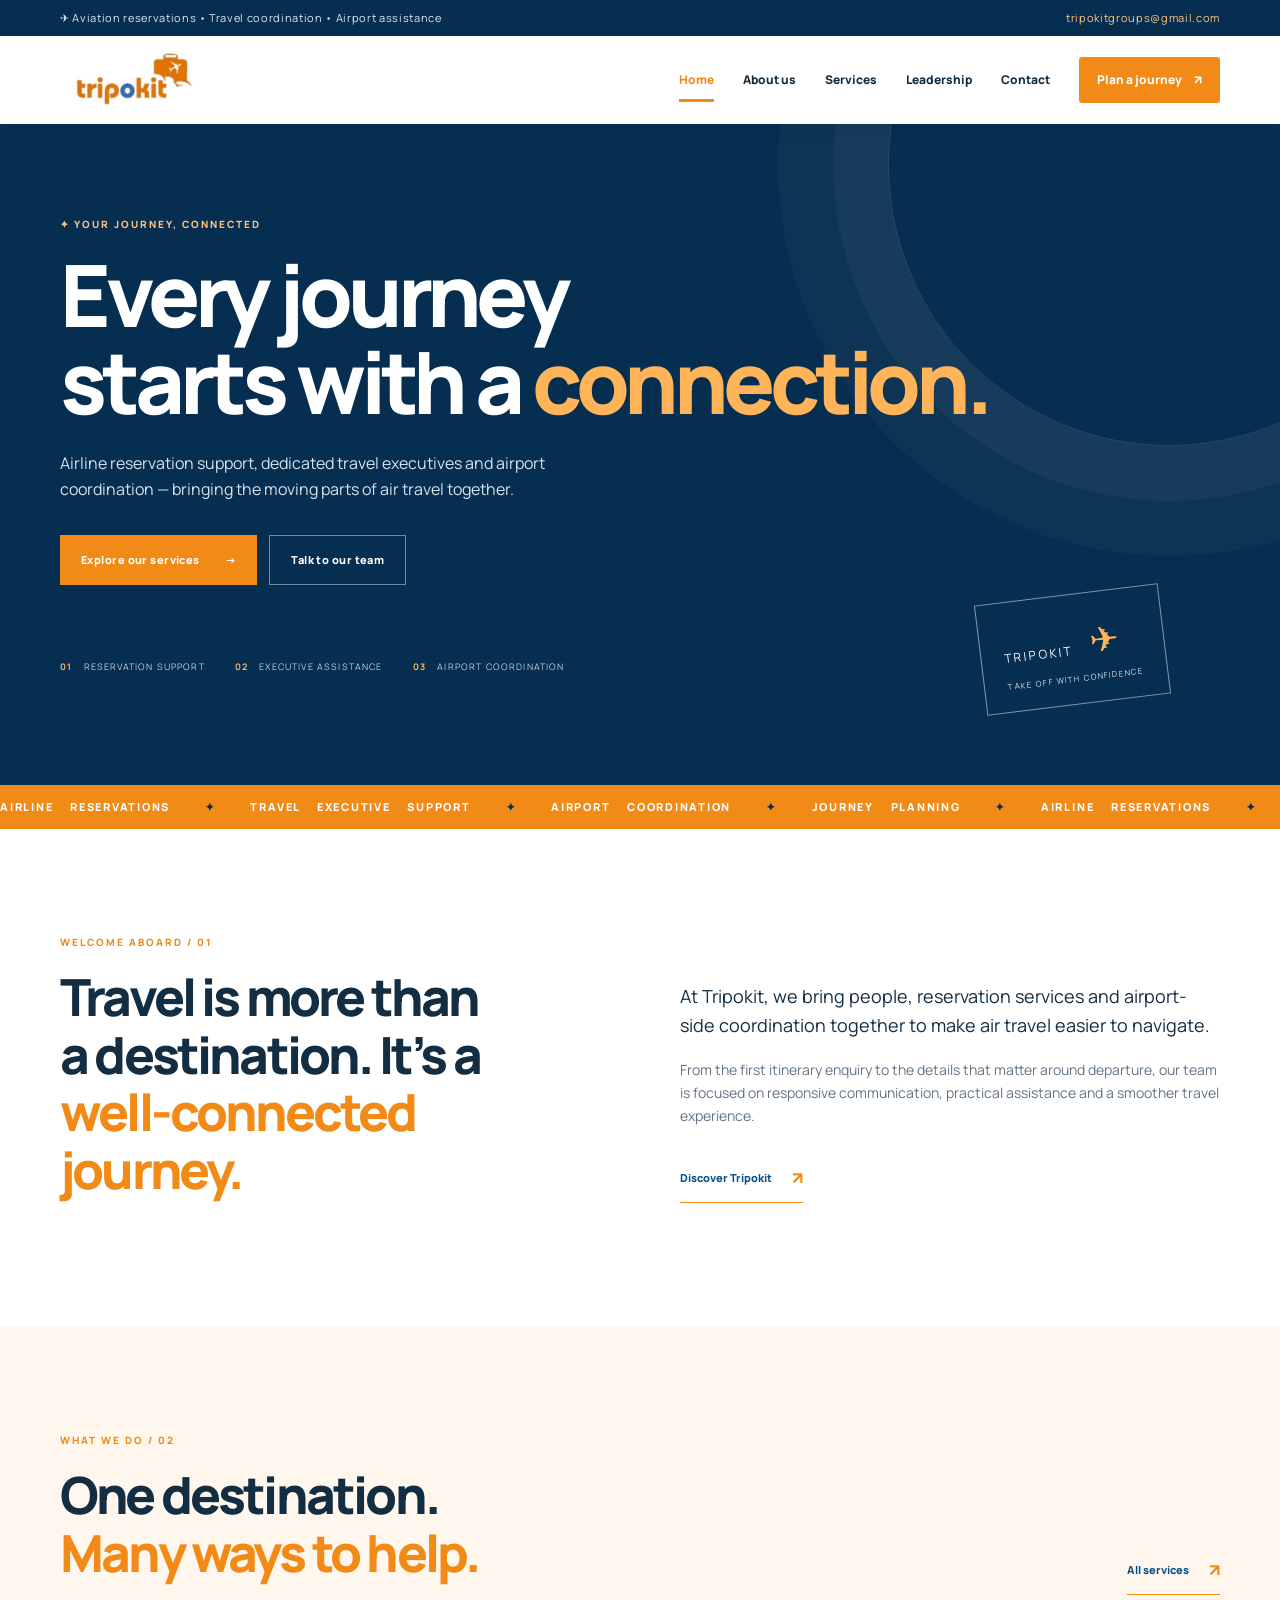
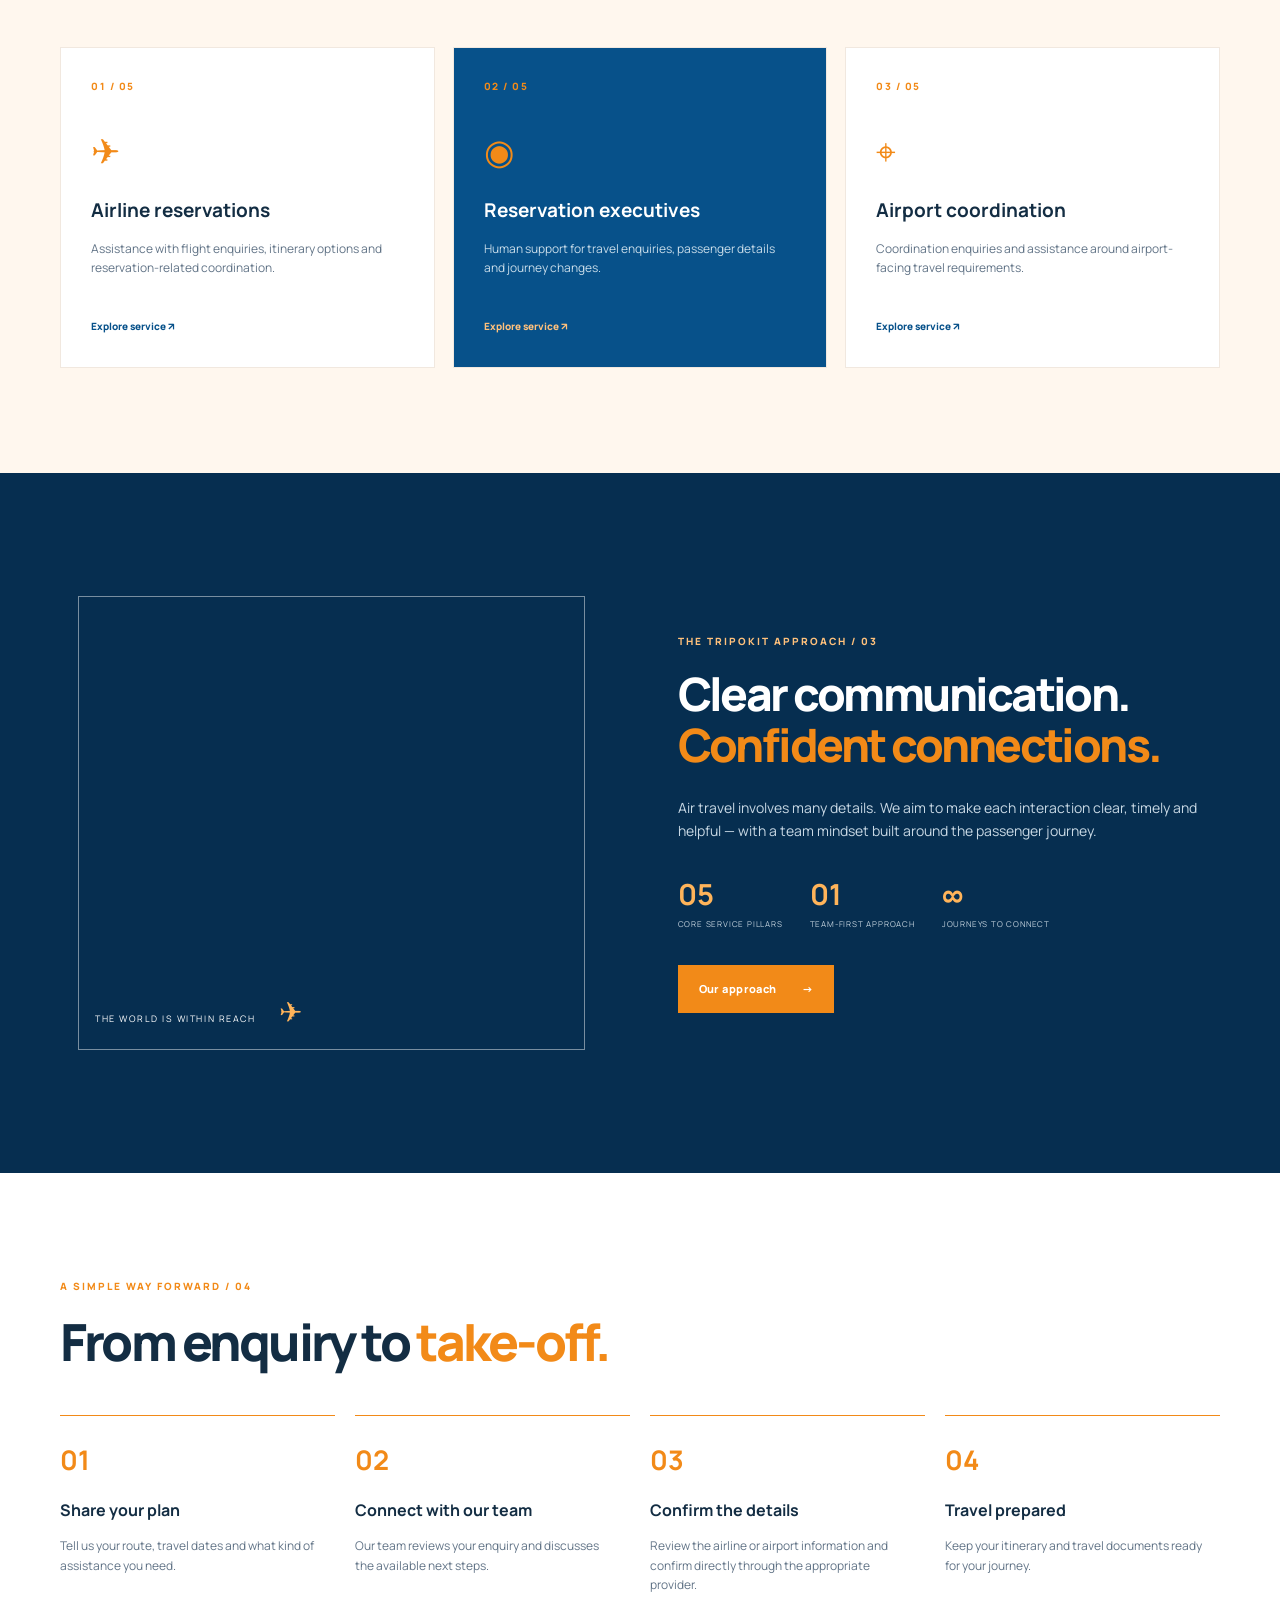
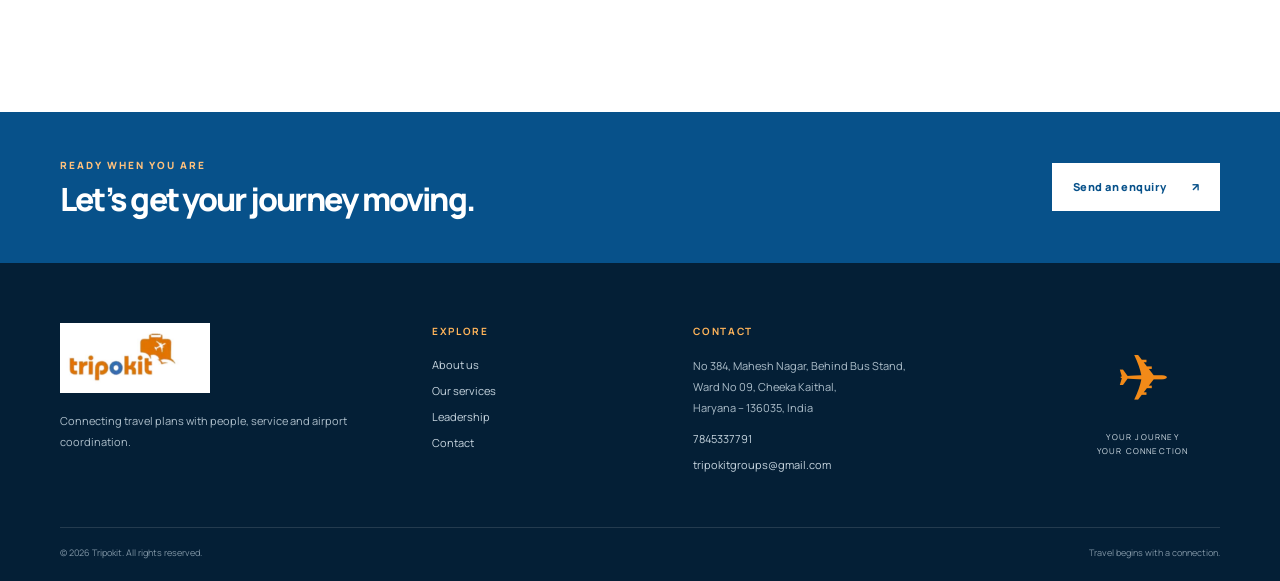
<file: index.html>
<!DOCTYPE html>
<html lang="en"><head><meta charset="UTF-8"><meta name="viewport" content="width=device-width, initial-scale=1.0"><meta name="description" content="Tripokit aviation services — airline reservations, reservation executive support and airport coordination."><title>Tripokit | Your Journey, Connected</title><link rel="stylesheet" href="assets/style.css"></head><body>
<div class="topline"><div class="wrap top-inner"><span>✈ Aviation reservations • Travel coordination • Airport assistance</span><a href="mailto:tripokitgroups@gmail.com">tripokitgroups@gmail.com</a></div></div>
<header class="site-header"><div class="wrap nav-wrap"><a class="brand" href="index.html"><img src="assets/tripokit-logo.jpeg" alt="Tripokit logo"></a><button class="menu-toggle" aria-label="Open navigation" aria-expanded="false">☰</button><nav class="nav"><a class="active" href="index.html">Home</a><a href="about.html">About us</a><a href="services.html">Services</a><a href="leadership.html">Leadership</a><a href="contact.html">Contact</a><a class="nav-cta" href="contact.html#enquiry">Plan a journey <span>↗</span></a></nav></div></header>
<main>
<section class="hero"><div class="hero-photo"></div><div class="wrap hero-content"><div class="eyebrow light">✦ YOUR JOURNEY, CONNECTED</div><h1>Every journey<br>starts with a <em>connection.</em></h1><p>Airline reservation support, dedicated travel executives and airport coordination — bringing the moving parts of air travel together.</p><div class="hero-actions"><a class="btn btn-orange" href="services.html">Explore our services <span>→</span></a><a class="btn btn-glass" href="contact.html#enquiry">Talk to our team</a></div><div class="hero-foot"><span><b>01</b> RESERVATION SUPPORT</span><span><b>02</b> EXECUTIVE ASSISTANCE</span><span><b>03</b> AIRPORT COORDINATION</span></div></div><div class="flight-stamp">TRIPOKIT <span>✈</span><small>TAKE OFF WITH CONFIDENCE</small></div></section>
<section class="ticker"><div class="ticker-track">AIRLINE RESERVATIONS <i>✦</i> TRAVEL EXECUTIVE SUPPORT <i>✦</i> AIRPORT COORDINATION <i>✦</i> JOURNEY PLANNING <i>✦</i> AIRLINE RESERVATIONS <i>✦</i></div></section>
<section class="section intro"><div class="wrap intro-grid"><div><div class="eyebrow">WELCOME ABOARD / 01</div><h2>Travel is more than<br>a destination. It’s a<br><em>well-connected journey.</em></h2></div><div class="intro-copy"><p class="lead">At Tripokit, we bring people, reservation services and airport-side coordination together to make air travel easier to navigate.</p><p>From the first itinerary enquiry to the details that matter around departure, our team is focused on responsive communication, practical assistance and a smoother travel experience.</p><a class="text-link" href="about.html">Discover Tripokit <span>↗</span></a></div></div></section>
<section class="section services-preview"><div class="wrap"><div class="section-head"><div><div class="eyebrow">WHAT WE DO / 02</div><h2>One destination.<br><em>Many ways to help.</em></h2></div><a class="text-link" href="services.html">All services <span>↗</span></a></div><div class="service-grid"><article class="service-card"><div class="card-num">01 / 05</div><div class="service-icon">✈</div><h3>Airline reservations</h3><p>Assistance with flight enquiries, itinerary options and reservation-related coordination.</p><a href="services.html#reservations">Explore service ↗</a></article><article class="service-card featured"><div class="card-num">02 / 05</div><div class="service-icon">◉</div><h3>Reservation executives</h3><p>Human support for travel enquiries, passenger details and journey changes.</p><a href="services.html#executives">Explore service ↗</a></article><article class="service-card"><div class="card-num">03 / 05</div><div class="service-icon">⌖</div><h3>Airport coordination</h3><p>Coordination enquiries and assistance around airport-facing travel requirements.</p><a href="services.html#airport">Explore service ↗</a></article></div></div></section>
<section class="section feature-band"><div class="wrap feature-grid"><div class="feature-image"><div class="image-label">THE WORLD IS WITHIN REACH <span>✈</span></div></div><div class="feature-copy"><div class="eyebrow light">THE TRIPOKIT APPROACH / 03</div><h2>Clear communication.<br><em>Confident connections.</em></h2><p>Air travel involves many details. We aim to make each interaction clear, timely and helpful — with a team mindset built around the passenger journey.</p><div class="mini-stats"><div><strong>05</strong><span>CORE SERVICE PILLARS</span></div><div><strong>01</strong><span>TEAM-FIRST APPROACH</span></div><div><strong>∞</strong><span>JOURNEYS TO CONNECT</span></div></div><a class="btn btn-orange" href="about.html">Our approach <span>→</span></a></div></div></section>
<section class="section process"><div class="wrap"><div class="eyebrow">A SIMPLE WAY FORWARD / 04</div><h2>From enquiry to <em>take-off.</em></h2><div class="process-grid"><div><b>01</b><h3>Share your plan</h3><p>Tell us your route, travel dates and what kind of assistance you need.</p></div><div><b>02</b><h3>Connect with our team</h3><p>Our team reviews your enquiry and discusses the available next steps.</p></div><div><b>03</b><h3>Confirm the details</h3><p>Review the airline or airport information and confirm directly through the appropriate provider.</p></div><div><b>04</b><h3>Travel prepared</h3><p>Keep your itinerary and travel documents ready for your journey.</p></div></div></div></section>
<section class="cta-strip"><div class="wrap cta-inner"><div><div class="eyebrow light">READY WHEN YOU ARE</div><h2>Let’s get your journey moving.</h2></div><a class="btn btn-white" href="contact.html#enquiry">Send an enquiry <span>↗</span></a></div></section>
</main><footer class="footer"><div class="wrap footer-grid"><div><img class="footer-logo" src="assets/tripokit-logo.jpeg" alt="Tripokit"><p>Connecting travel plans with people, service and airport coordination.</p></div><div><h4>EXPLORE</h4><a href="about.html">About us</a><a href="services.html">Our services</a><a href="leadership.html">Leadership</a><a href="contact.html">Contact</a></div><div><h4>CONTACT</h4><p>No 384, Mahesh Nagar, Behind Bus Stand,<br>Ward No 09, Cheeka Kaithal,<br>Haryana – 136035, India</p><a href="tel:7845337791">7845337791</a><a href="mailto:tripokitgroups@gmail.com">tripokitgroups@gmail.com</a></div><div class="footer-mark">✈<small>YOUR JOURNEY<br>YOUR CONNECTION</small></div></div><div class="wrap footer-bottom"><span>© <span data-year></span> Tripokit. All rights reserved.</span><span>Travel begins with a connection.</span></div></footer><script src="assets/script.js"></script></body></html>
</file>
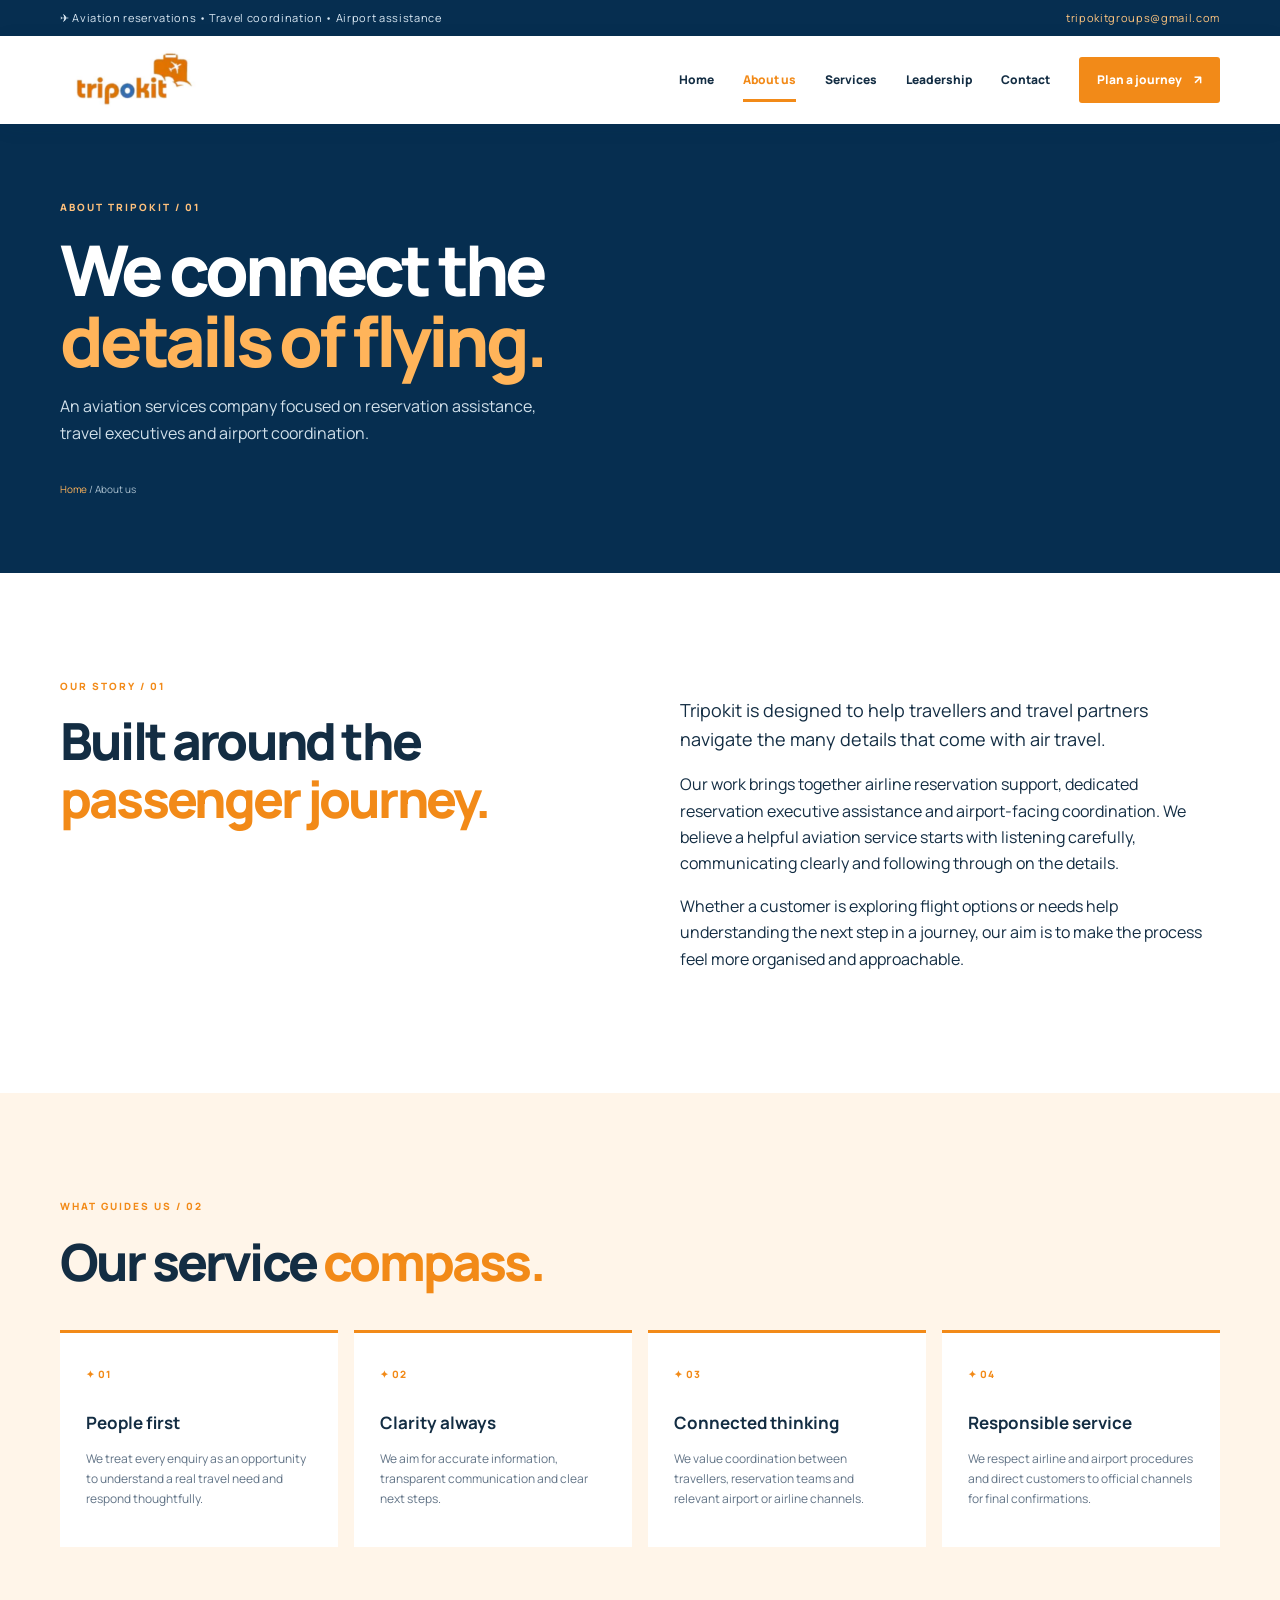
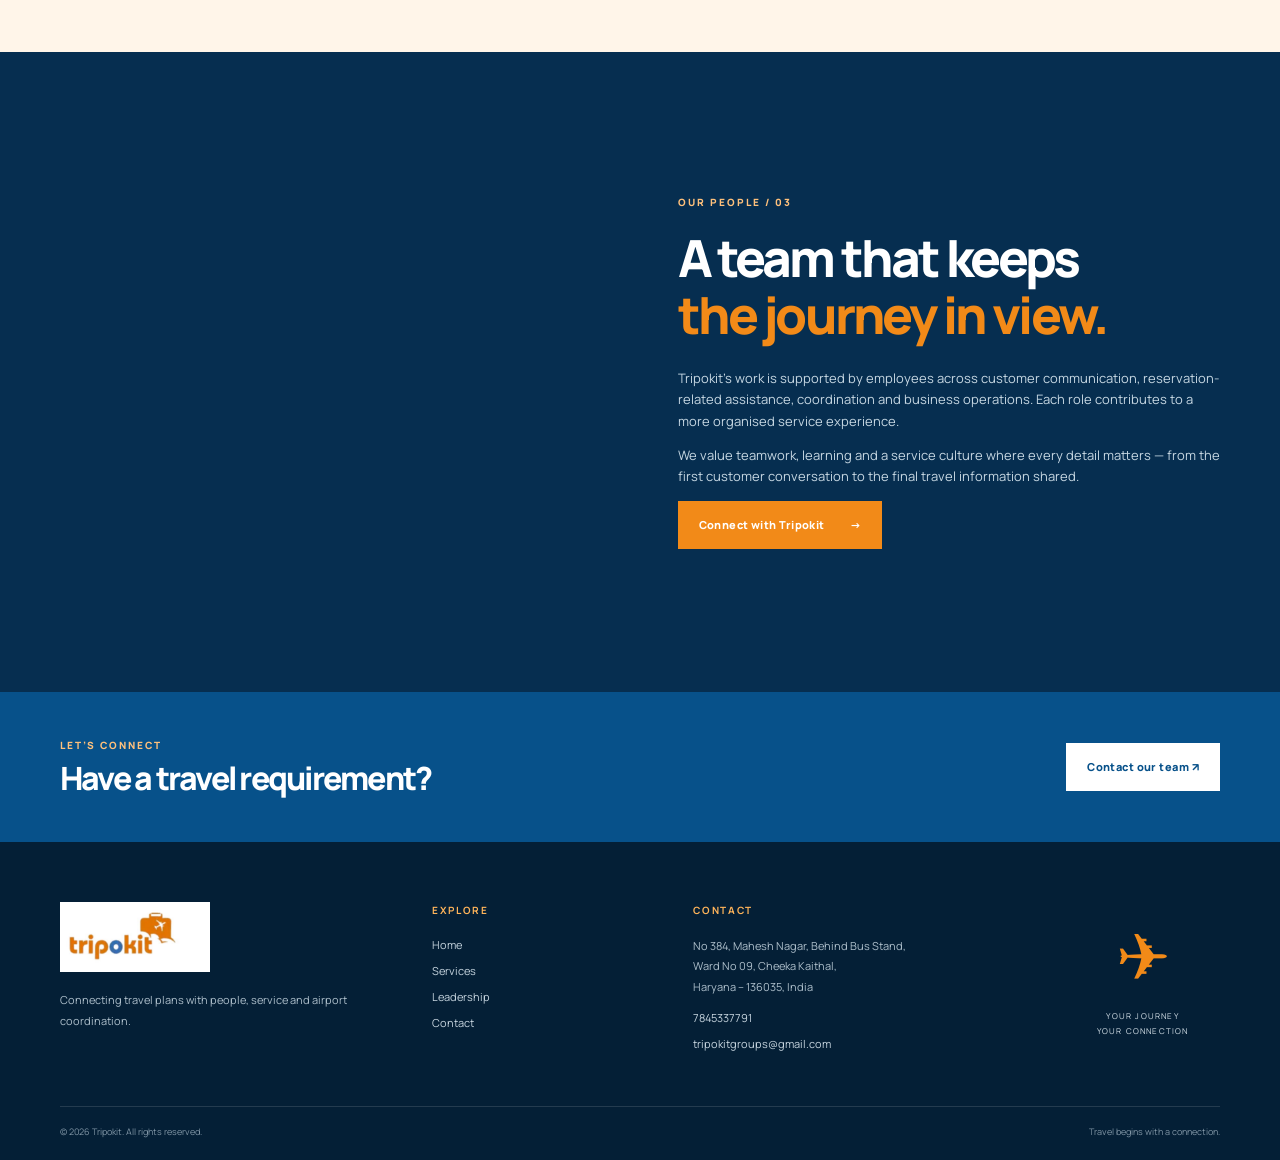
<file: about.html>
<!DOCTYPE html><html lang="en"><head><meta charset="UTF-8"><meta name="viewport" content="width=device-width, initial-scale=1.0"><title>About Tripokit | Aviation Connections</title><link rel="stylesheet" href="assets/style.css"></head><body><div class="topline"><div class="wrap top-inner"><span>✈ Aviation reservations • Travel coordination • Airport assistance</span><a href="mailto:tripokitgroups@gmail.com">tripokitgroups@gmail.com</a></div></div><header class="site-header"><div class="wrap nav-wrap"><a class="brand" href="index.html"><img src="assets/tripokit-logo.jpeg" alt="Tripokit logo"></a><button class="menu-toggle" aria-label="Open navigation" aria-expanded="false">☰</button><nav class="nav"><a href="index.html">Home</a><a class="active" href="about.html">About us</a><a href="services.html">Services</a><a href="leadership.html">Leadership</a><a href="contact.html">Contact</a><a class="nav-cta" href="contact.html#enquiry">Plan a journey <span>↗</span></a></nav></div></header><main><section class="page-hero about-hero"><div class="wrap"><div class="eyebrow light">ABOUT TRIPOKIT / 01</div><h1>We connect the<br><em>details of flying.</em></h1><p>An aviation services company focused on reservation assistance, travel executives and airport coordination.</p><div class="breadcrumb"><a href="index.html">Home</a> / About us</div></div></section><section class="section"><div class="wrap about-split"><div><div class="eyebrow">OUR STORY / 01</div><h2>Built around the<br><em>passenger journey.</em></h2></div><div><p class="lead">Tripokit is designed to help travellers and travel partners navigate the many details that come with air travel.</p><p>Our work brings together airline reservation support, dedicated reservation executive assistance and airport-facing coordination. We believe a helpful aviation service starts with listening carefully, communicating clearly and following through on the details.</p><p>Whether a customer is exploring flight options or needs help understanding the next step in a journey, our aim is to make the process feel more organised and approachable.</p></div></div></section><section class="section values-section"><div class="wrap"><div class="eyebrow">WHAT GUIDES US / 02</div><h2>Our service <em>compass.</em></h2><div class="values-grid"><article><span>✦ 01</span><h3>People first</h3><p>We treat every enquiry as an opportunity to understand a real travel need and respond thoughtfully.</p></article><article><span>✦ 02</span><h3>Clarity always</h3><p>We aim for accurate information, transparent communication and clear next steps.</p></article><article><span>✦ 03</span><h3>Connected thinking</h3><p>We value coordination between travellers, reservation teams and relevant airport or airline channels.</p></article><article><span>✦ 04</span><h3>Responsible service</h3><p>We respect airline and airport procedures and direct customers to official channels for final confirmations.</p></article></div></div></section><section class="section team-section"><div class="wrap team-grid"><div class="team-photo"></div><div><div class="eyebrow light">OUR PEOPLE / 03</div><h2>A team that keeps<br><em>the journey in view.</em></h2><p>Tripokit's work is supported by employees across customer communication, reservation-related assistance, coordination and business operations. Each role contributes to a more organised service experience.</p><p>We value teamwork, learning and a service culture where every detail matters — from the first customer conversation to the final travel information shared.</p><a class="btn btn-orange" href="contact.html">Connect with Tripokit <span>→</span></a></div></div></section><section class="cta-strip"><div class="wrap cta-inner"><div><div class="eyebrow light">LET’S CONNECT</div><h2>Have a travel requirement?</h2></div><a class="btn btn-white" href="contact.html#enquiry">Contact our team ↗</a></div></section></main><footer class="footer"><div class="wrap footer-grid"><div><img class="footer-logo" src="assets/tripokit-logo.jpeg" alt="Tripokit"><p>Connecting travel plans with people, service and airport coordination.</p></div><div><h4>EXPLORE</h4><a href="index.html">Home</a><a href="services.html">Services</a><a href="leadership.html">Leadership</a><a href="contact.html">Contact</a></div><div><h4>CONTACT</h4><p>No 384, Mahesh Nagar, Behind Bus Stand,<br>Ward No 09, Cheeka Kaithal,<br>Haryana – 136035, India</p><a href="tel:7845337791">7845337791</a><a href="mailto:tripokitgroups@gmail.com">tripokitgroups@gmail.com</a></div><div class="footer-mark">✈<small>YOUR JOURNEY<br>YOUR CONNECTION</small></div></div><div class="wrap footer-bottom"><span>© <span data-year></span> Tripokit. All rights reserved.</span><span>Travel begins with a connection.</span></div></footer><script src="assets/script.js"></script></body></html>
</file>
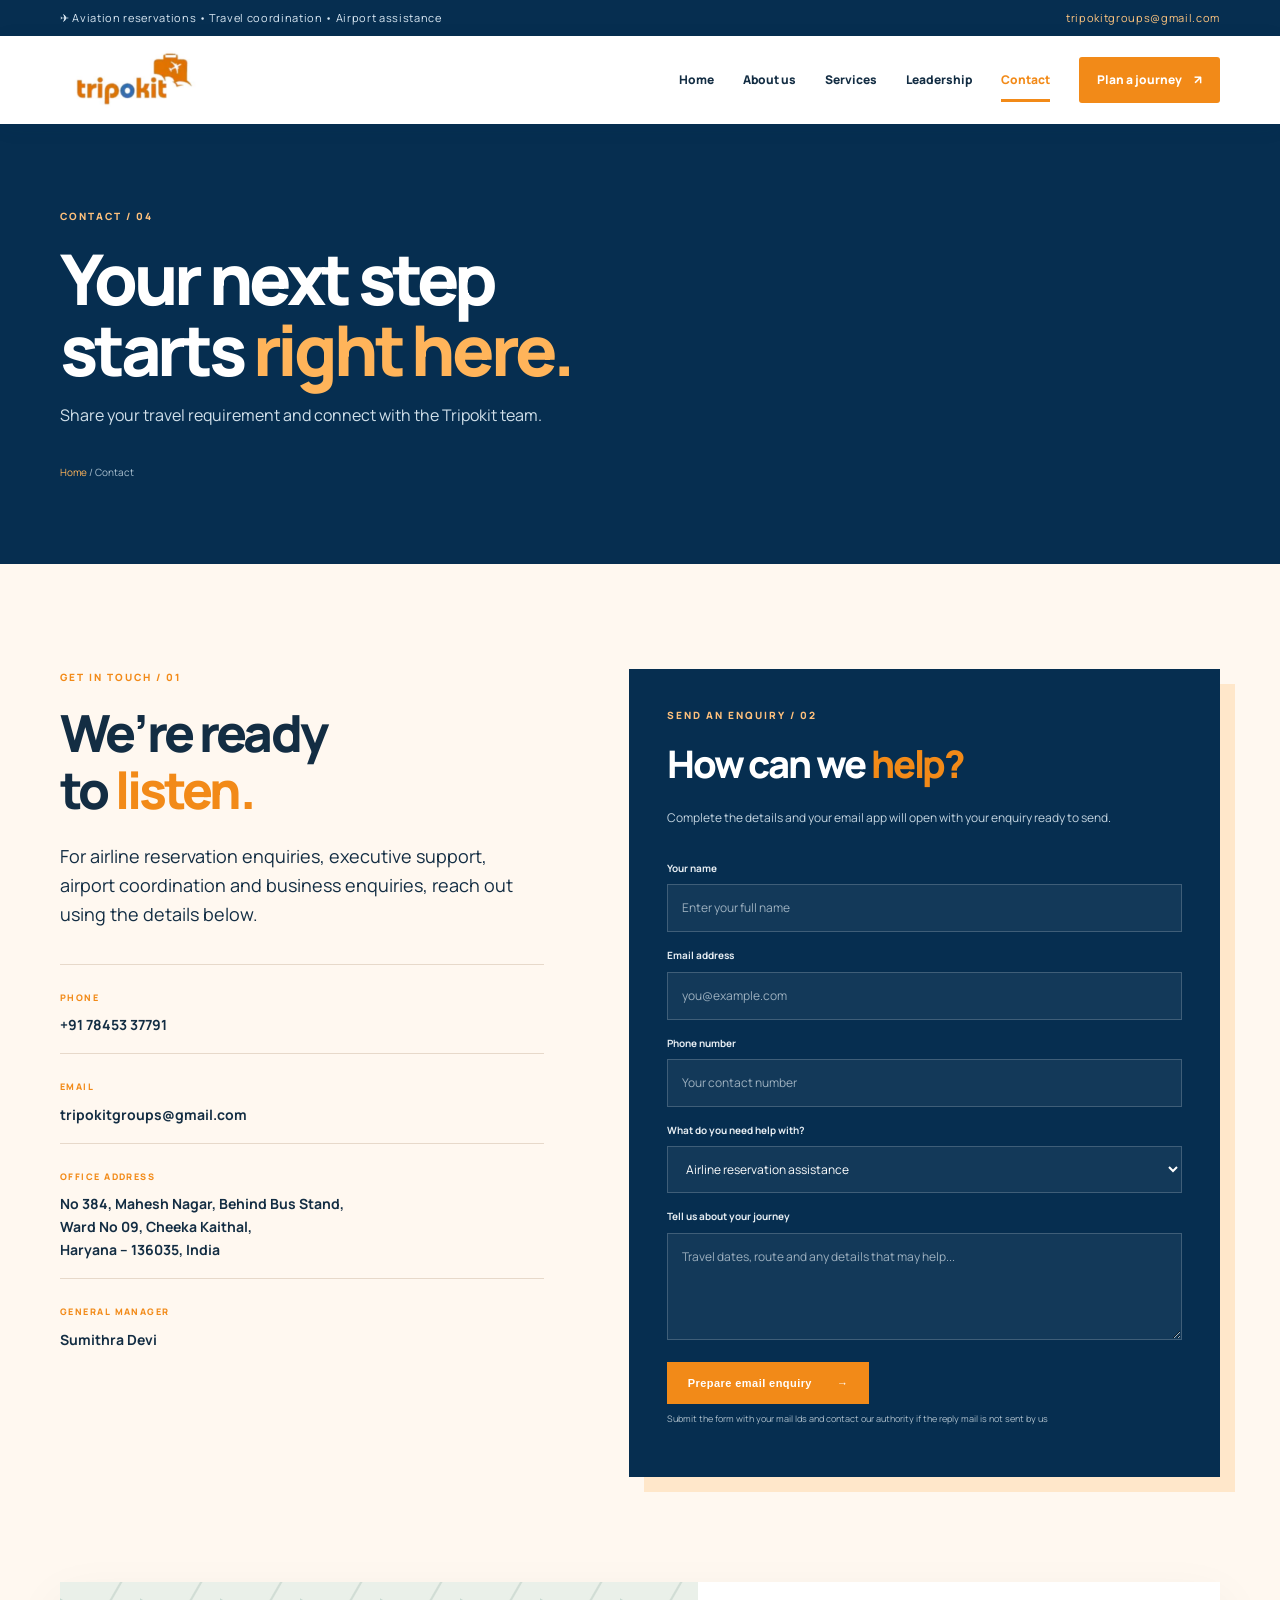
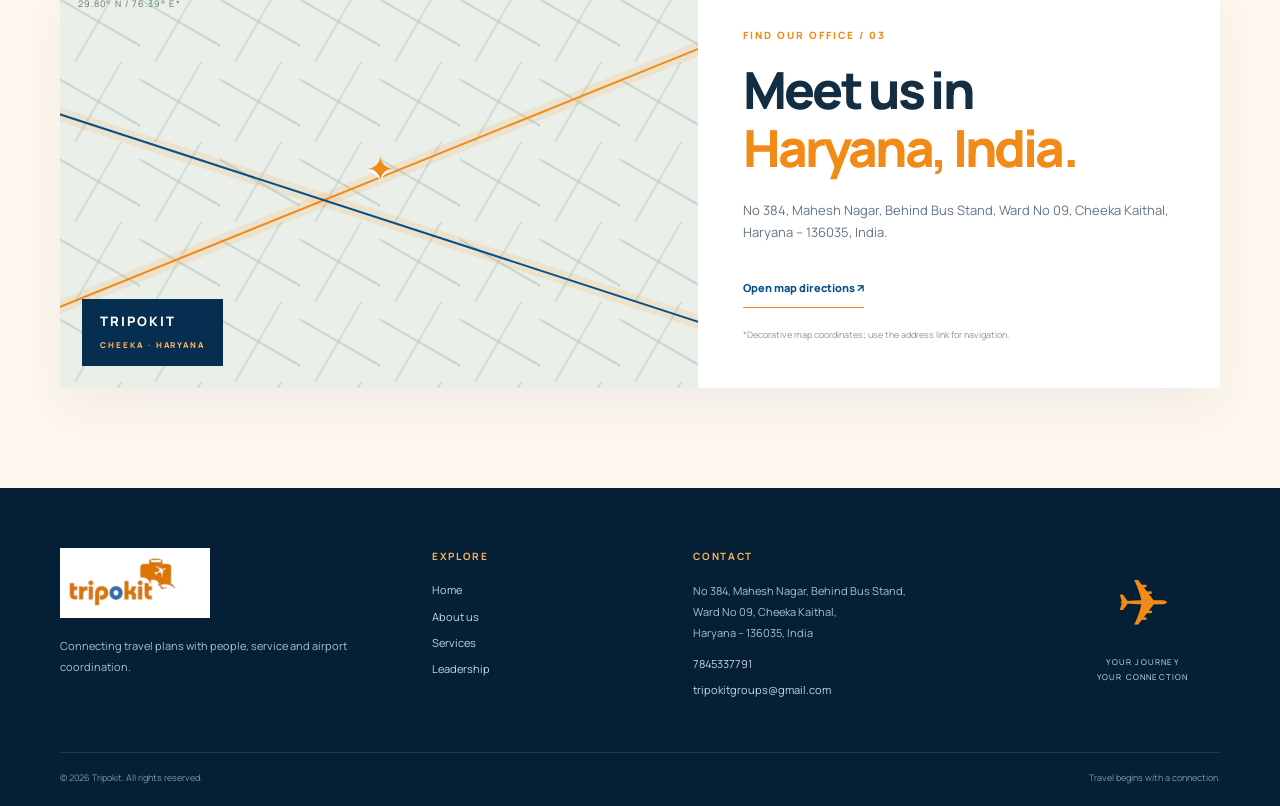
<file: contact.html>
<!DOCTYPE html><html lang="en"><head><meta charset="UTF-8"><meta name="viewport" content="width=device-width, initial-scale=1.0"><title>Contact Tripokit | Start a Travel Enquiry</title><link rel="stylesheet" href="assets/style.css"></head><body><div class="topline"><div class="wrap top-inner"><span>✈ Aviation reservations • Travel coordination • Airport assistance</span><a href="mailto:tripokitgroups@gmail.com">tripokitgroups@gmail.com</a></div></div><header class="site-header"><div class="wrap nav-wrap"><a class="brand" href="index.html"><img src="assets/tripokit-logo.jpeg" alt="Tripokit logo"></a><button class="menu-toggle" aria-label="Open navigation" aria-expanded="false">☰</button><nav class="nav"><a href="index.html">Home</a><a href="about.html">About us</a><a href="services.html">Services</a><a href="leadership.html">Leadership</a><a class="active" href="contact.html">Contact</a><a class="nav-cta" href="#enquiry">Plan a journey <span>↗</span></a></nav></div></header><main><section class="page-hero contact-hero"><div class="wrap"><div class="eyebrow light">CONTACT / 04</div><h1>Your next step<br>starts <em>right here.</em></h1><p>Share your travel requirement and connect with the Tripokit team.</p><div class="breadcrumb"><a href="index.html">Home</a> / Contact</div></div></section><section class="section contact-section"><div class="wrap contact-grid"><div class="contact-details"><div class="eyebrow">GET IN TOUCH / 01</div><h2>We’re ready<br>to <em>listen.</em></h2><p class="lead">For airline reservation enquiries, executive support, airport coordination and business enquiries, reach out using the details below.</p><div class="contact-item"><span>PHONE</span><a href="tel:7845337791">+91 78453 37791</a></div><div class="contact-item"><span>EMAIL</span><a href="mailto:tripokitgroups@gmail.com">tripokitgroups@gmail.com</a></div><div class="contact-item"><span>OFFICE ADDRESS</span><p>No 384, Mahesh Nagar, Behind Bus Stand,<br>Ward No 09, Cheeka Kaithal,<br>Haryana – 136035, India</p></div><div class="contact-item"><span>GENERAL MANAGER</span><p>Sumithra Devi</p></div></div><div class="enquiry-panel" id="enquiry"><div class="eyebrow light">SEND AN ENQUIRY / 02</div><h2>How can we <em>help?</em></h2><p>Complete the details and your email app will open with your enquiry ready to send.</p><form id="enquiry-form"><label for="name">Your name</label><input id="name" name="name" required placeholder="Enter your full name"><label for="email">Email address</label><input id="email" name="email" type="email" required placeholder="you@example.com"><label for="phone">Phone number</label><input id="phone" name="phone" placeholder="Your contact number"><label for="service">What do you need help with?</label><select id="service" name="service"><option>Airline reservation assistance</option><option>Reservation executive support</option><option>Airport coordination enquiry</option><option>Travel itinerary coordination</option><option>Corporate / group travel</option><option>Other enquiry</option></select><label for="message">Tell us about your journey</label><textarea id="message" name="message" rows="4" required placeholder="Travel dates, route and any details that may help..."></textarea><button class="btn btn-orange submit-btn" type="submit">Prepare email enquiry <span>→</span></button><small class="form-note">Submit the form with your mail Ids and contact our authority if the reply mail is not sent by us </small></form><p id="form-status" class="form-status" aria-live="polite"></p></div></div></section><section class="map-section"><div class="wrap map-card"><div class="map-graphic"><div class="map-route route-one"></div><div class="map-route route-two"></div><span class="map-pin">✦</span><span class="map-coord">29.80° N / 76.39° E*</span><div class="map-label">TRIPOKIT<br><small>CHEEKA · HARYANA</small></div></div><div class="map-copy"><div class="eyebrow">FIND OUR OFFICE / 03</div><h2>Meet us in<br><em>Haryana, India.</em></h2><p>No 384, Mahesh Nagar, Behind Bus Stand, Ward No 09, Cheeka Kaithal, Haryana – 136035, India.</p><a class="text-link" target="_blank" rel="noopener" href="https://www.google.com/maps/search/?api=1&query=No+384+Mahesh+Nagar+Behind+Bus+Stand+Cheeka+Kaithal+Haryana+136035">Open map directions ↗</a><small>*Decorative map coordinates; use the address link for navigation.</small></div></div></section></main><footer class="footer"><div class="wrap footer-grid"><div><img class="footer-logo" src="assets/tripokit-logo.jpeg" alt="Tripokit"><p>Connecting travel plans with people, service and airport coordination.</p></div><div><h4>EXPLORE</h4><a href="index.html">Home</a><a href="about.html">About us</a><a href="services.html">Services</a><a href="leadership.html">Leadership</a></div><div><h4>CONTACT</h4><p>No 384, Mahesh Nagar, Behind Bus Stand,<br>Ward No 09, Cheeka Kaithal,<br>Haryana – 136035, India</p><a href="tel:7845337791">7845337791</a><a href="mailto:tripokitgroups@gmail.com">tripokitgroups@gmail.com</a></div><div class="footer-mark">✈<small>YOUR JOURNEY<br>YOUR CONNECTION</small></div></div><div class="wrap footer-bottom"><span>© <span data-year></span> Tripokit. All rights reserved.</span><span>Travel begins with a connection.</span></div></footer><script src="assets/script.js"></script></body></html>
</file>
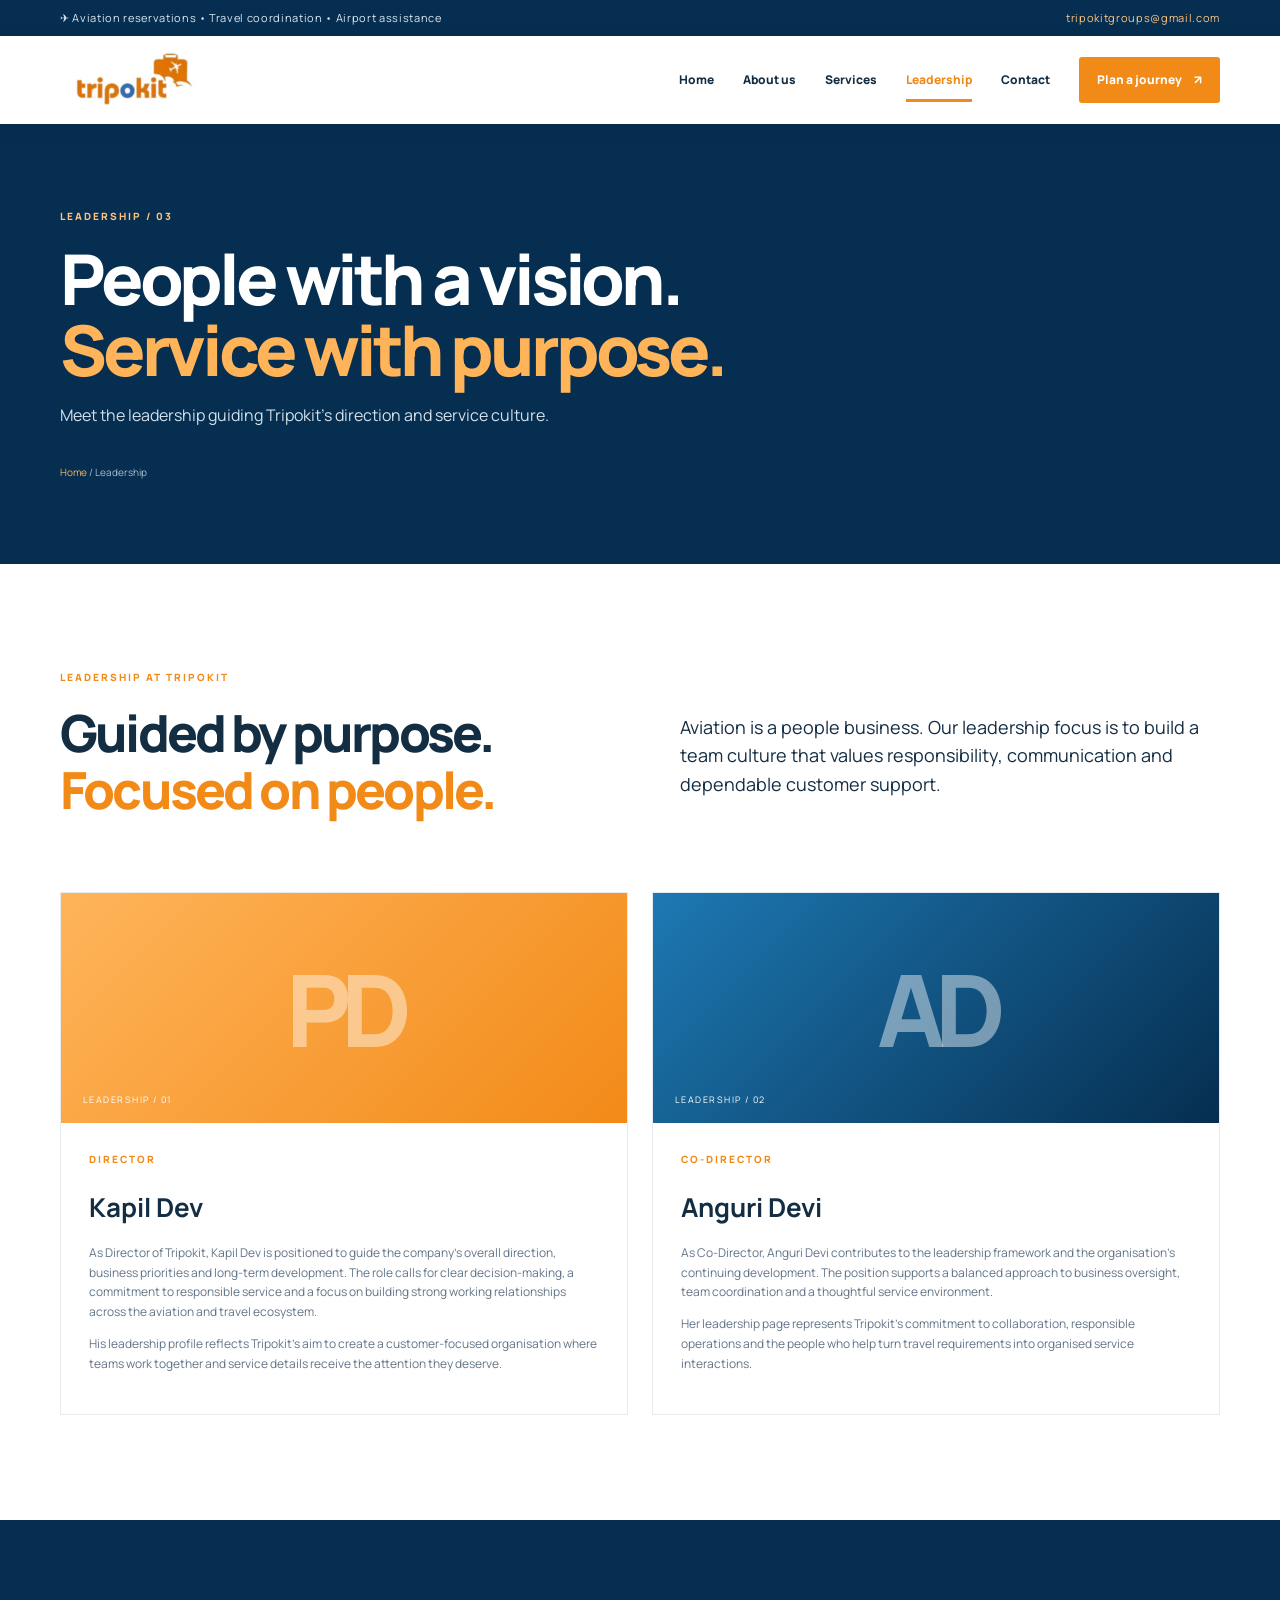
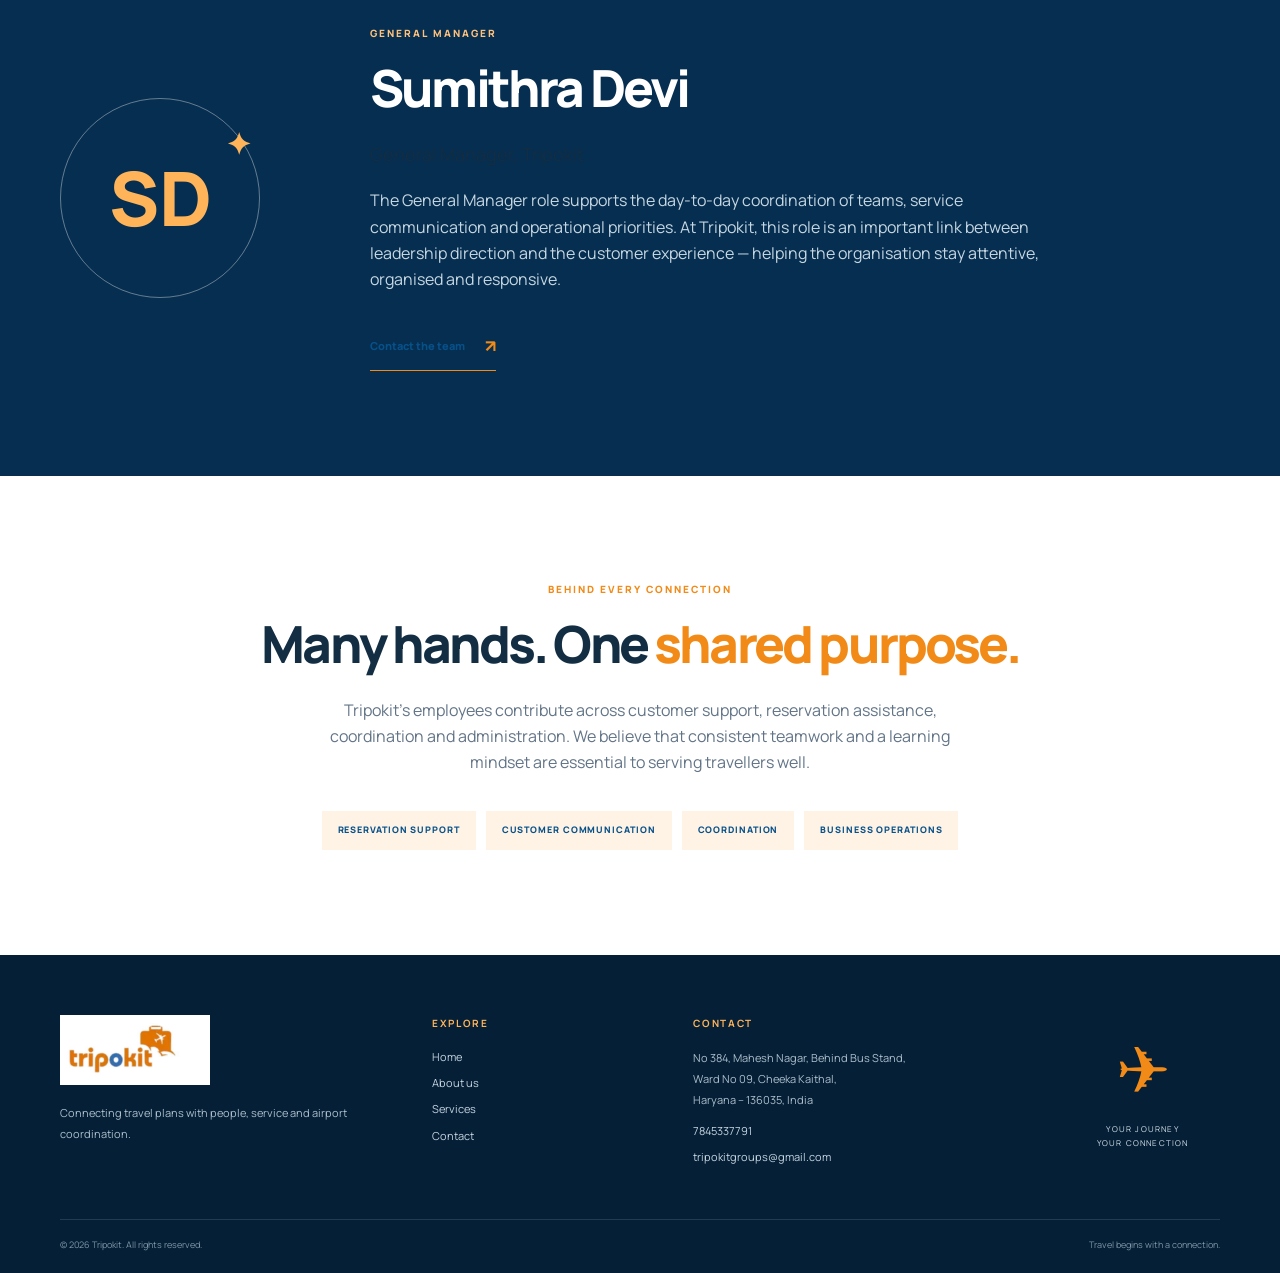
<file: leadership.html>
<!DOCTYPE html><html lang="en"><head><meta charset="UTF-8"><meta name="viewport" content="width=device-width, initial-scale=1.0"><title>Tripokit Leadership | People Behind the Journey</title><link rel="stylesheet" href="assets/style.css"></head><body><div class="topline"><div class="wrap top-inner"><span>✈ Aviation reservations • Travel coordination • Airport assistance</span><a href="mailto:tripokitgroups@gmail.com">tripokitgroups@gmail.com</a></div></div><header class="site-header"><div class="wrap nav-wrap"><a class="brand" href="index.html"><img src="assets/tripokit-logo.jpeg" alt="Tripokit logo"></a><button class="menu-toggle" aria-label="Open navigation" aria-expanded="false">☰</button><nav class="nav"><a href="index.html">Home</a><a href="about.html">About us</a><a href="services.html">Services</a><a class="active" href="leadership.html">Leadership</a><a href="contact.html">Contact</a><a class="nav-cta" href="contact.html#enquiry">Plan a journey <span>↗</span></a></nav></div></header><main><section class="page-hero leaders-hero"><div class="wrap"><div class="eyebrow light">LEADERSHIP / 03</div><h1>People with a vision.<br><em>Service with purpose.</em></h1><p>Meet the leadership guiding Tripokit's direction and service culture.</p><div class="breadcrumb"><a href="index.html">Home</a> / Leadership</div></div></section><section class="section"><div class="wrap leadership-intro"><div><div class="eyebrow">LEADERSHIP AT TRIPOKIT</div><h2>Guided by purpose.<br><em>Focused on people.</em></h2></div><p class="lead">Aviation is a people business. Our leadership focus is to build a team culture that values responsibility, communication and dependable customer support.</p></div><div class="wrap leader-grid"><article class="leader-card"><div class="leader-portrait portrait-k"><span>PD</span><small>LEADERSHIP / 01</small></div><div class="leader-info"><div class="eyebrow">DIRECTOR</div><h3>Kapil Dev</h3><p>As Director of Tripokit, Kapil Dev is positioned to guide the company's overall direction, business priorities and long-term development. The role calls for clear decision-making, a commitment to responsible service and a focus on building strong working relationships across the aviation and travel ecosystem.</p><p>His leadership profile reflects Tripokit's aim to create a customer-focused organisation where teams work together and service details receive the attention they deserve.</p></div></article><article class="leader-card"><div class="leader-portrait portrait-a"><span>AD</span><small>LEADERSHIP / 02</small></div><div class="leader-info"><div class="eyebrow">CO-DIRECTOR</div><h3>Anguri Devi</h3><p>As Co-Director, Anguri Devi contributes to the leadership framework and the organisation's continuing development. The position supports a balanced approach to business oversight, team coordination and a thoughtful service environment.</p><p>Her leadership page represents Tripokit's commitment to collaboration, responsible operations and the people who help turn travel requirements into organised service interactions.</p></div></article></div></section><section class="section manager-section"><div class="wrap manager-grid"><div class="manager-mark">SD<span>✦</span></div><div><div class="eyebrow light">GENERAL MANAGER</div><h2>Sumithra Devi</h2><p class="lead">General Manager, Tripokit</p><p>The General Manager role supports the day-to-day coordination of teams, service communication and operational priorities. At Tripokit, this role is an important link between leadership direction and the customer experience — helping the organisation stay attentive, organised and responsive.</p><a class="text-link light-link" href="contact.html">Contact the team <span>↗</span></a></div></div></section><section class="section"><div class="wrap people-note"><div class="eyebrow">BEHIND EVERY CONNECTION</div><h2>Many hands. One <em>shared purpose.</em></h2><p>Tripokit's employees contribute across customer support, reservation assistance, coordination and administration. We believe that consistent teamwork and a learning mindset are essential to serving travellers well.</p><div class="people-tiles"><span>RESERVATION SUPPORT</span><span>CUSTOMER COMMUNICATION</span><span>COORDINATION</span><span>BUSINESS OPERATIONS</span></div></div></section></main><footer class="footer"><div class="wrap footer-grid"><div><img class="footer-logo" src="assets/tripokit-logo.jpeg" alt="Tripokit"><p>Connecting travel plans with people, service and airport coordination.</p></div><div><h4>EXPLORE</h4><a href="index.html">Home</a><a href="about.html">About us</a><a href="services.html">Services</a><a href="contact.html">Contact</a></div><div><h4>CONTACT</h4><p>No 384, Mahesh Nagar, Behind Bus Stand,<br>Ward No 09, Cheeka Kaithal,<br>Haryana – 136035, India</p><a href="tel:7845337791">7845337791</a><a href="mailto:tripokitgroups@gmail.com">tripokitgroups@gmail.com</a></div><div class="footer-mark">✈<small>YOUR JOURNEY<br>YOUR CONNECTION</small></div></div><div class="wrap footer-bottom"><span>© <span data-year></span> Tripokit. All rights reserved.</span><span>Travel begins with a connection.</span></div></footer><script src="assets/script.js"></script></body></html>
</file>
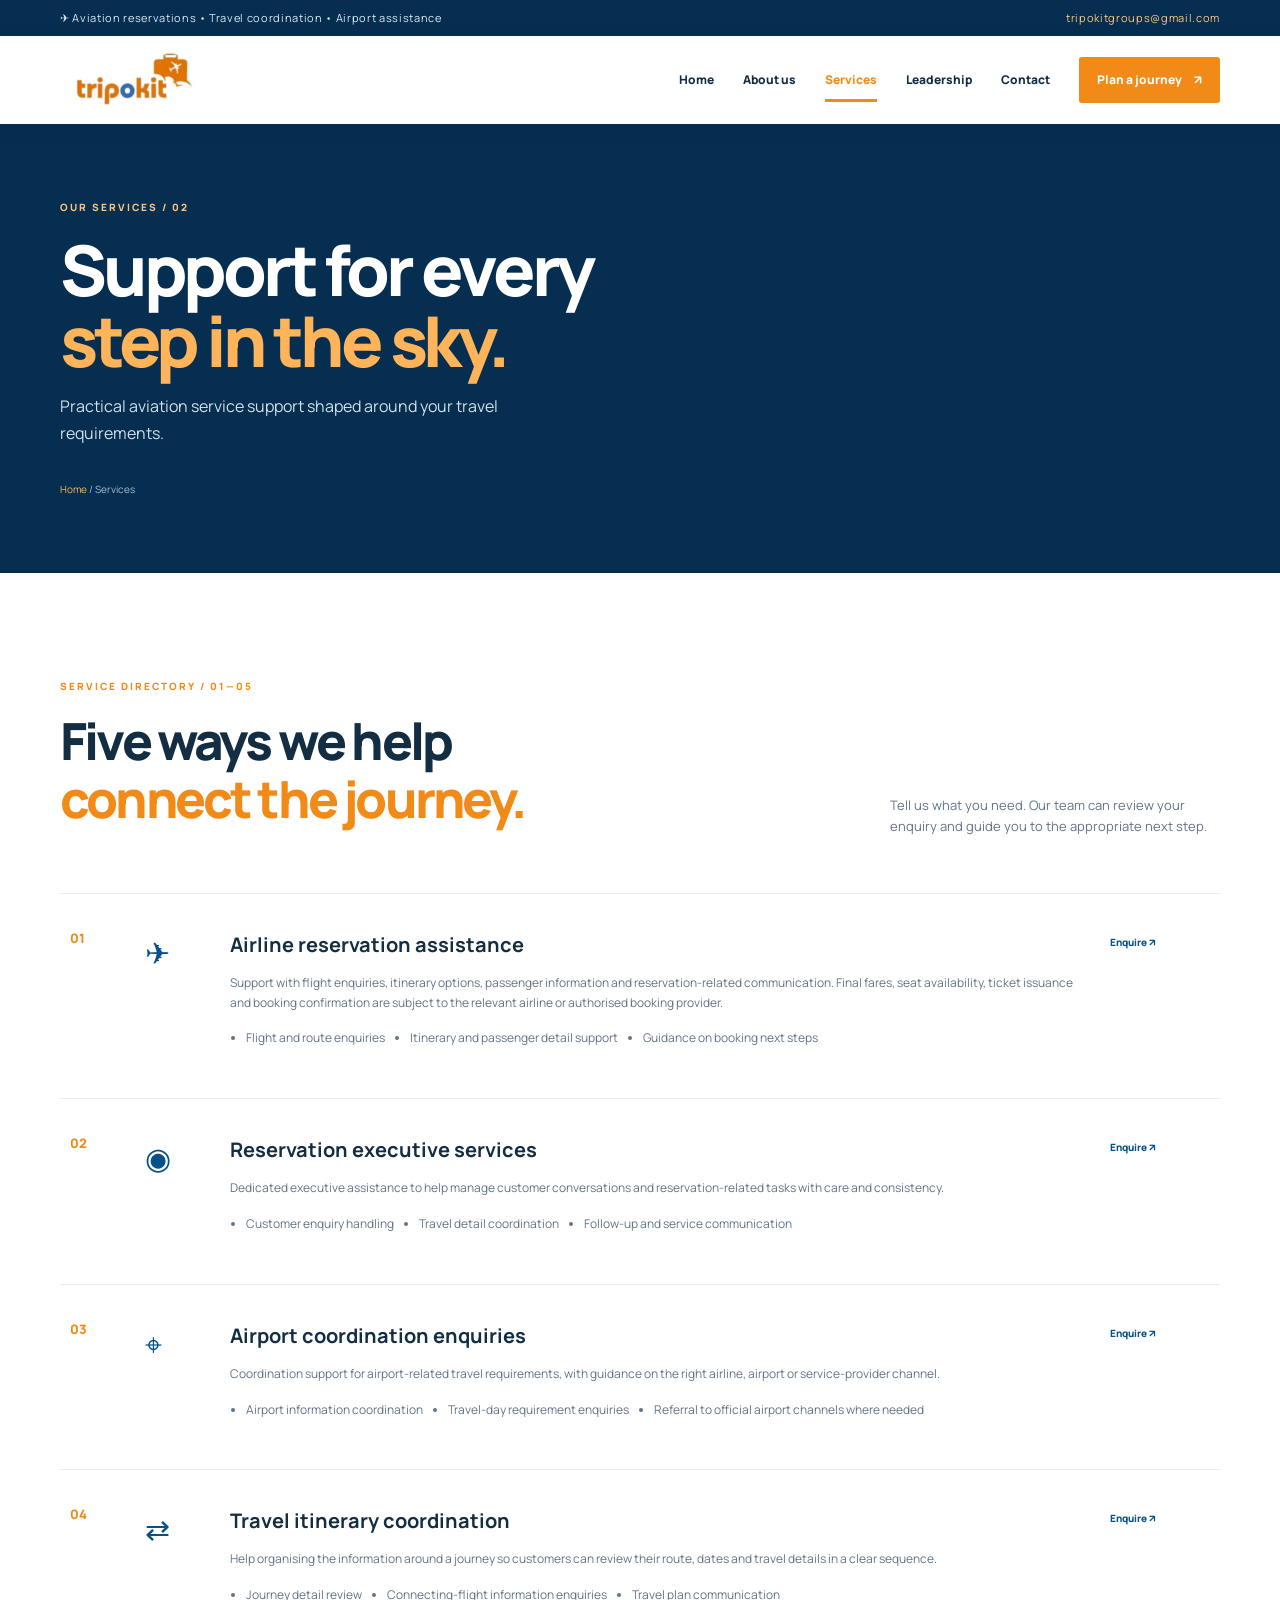
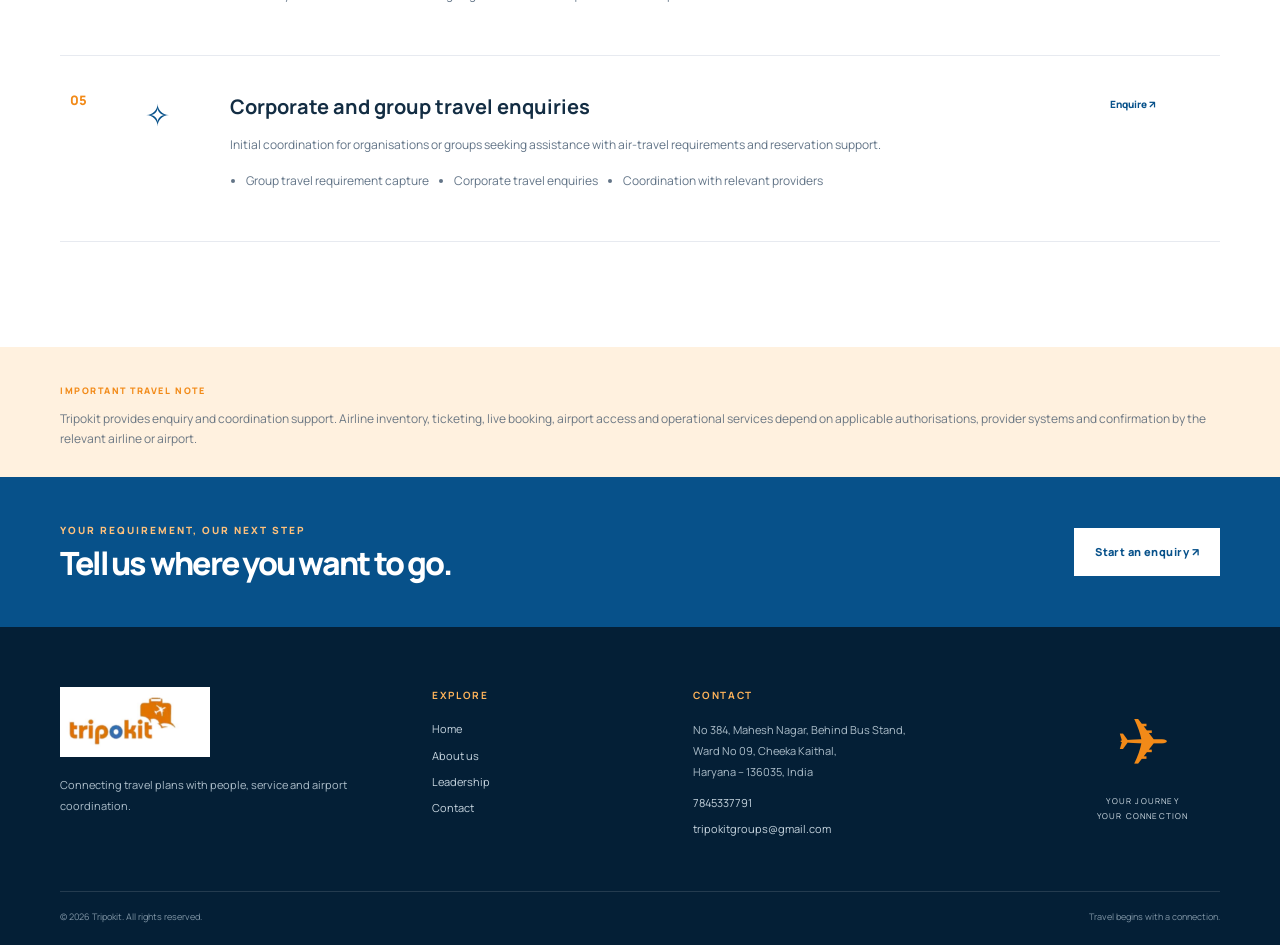
<file: services.html>
<!DOCTYPE html><html lang="en"><head><meta charset="UTF-8"><meta name="viewport" content="width=device-width, initial-scale=1.0"><title>Tripokit Services | Reservations & Airport Coordination</title><link rel="stylesheet" href="assets/style.css"></head><body><div class="topline"><div class="wrap top-inner"><span>✈ Aviation reservations • Travel coordination • Airport assistance</span><a href="mailto:tripokitgroups@gmail.com">tripokitgroups@gmail.com</a></div></div><header class="site-header"><div class="wrap nav-wrap"><a class="brand" href="index.html"><img src="assets/tripokit-logo.jpeg" alt="Tripokit logo"></a><button class="menu-toggle" aria-label="Open navigation" aria-expanded="false">☰</button><nav class="nav"><a href="index.html">Home</a><a href="about.html">About us</a><a class="active" href="services.html">Services</a><a href="leadership.html">Leadership</a><a href="contact.html">Contact</a><a class="nav-cta" href="contact.html#enquiry">Plan a journey <span>↗</span></a></nav></div></header><main><section class="page-hero services-hero"><div class="wrap"><div class="eyebrow light">OUR SERVICES / 02</div><h1>Support for every<br><em>step in the sky.</em></h1><p>Practical aviation service support shaped around your travel requirements.</p><div class="breadcrumb"><a href="index.html">Home</a> / Services</div></div></section><section class="section"><div class="wrap"><div class="section-head"><div><div class="eyebrow">SERVICE DIRECTORY / 01—05</div><h2>Five ways we help<br><em>connect the journey.</em></h2></div><p class="head-note">Tell us what you need. Our team can review your enquiry and guide you to the appropriate next step.</p></div><div class="service-list"><article id="reservations"><div class="service-list-no">01</div><div class="service-list-icon">✈</div><div><h3>Airline reservation assistance</h3><p>Support with flight enquiries, itinerary options, passenger information and reservation-related communication. Final fares, seat availability, ticket issuance and booking confirmation are subject to the relevant airline or authorised booking provider.</p><ul><li>Flight and route enquiries</li><li>Itinerary and passenger detail support</li><li>Guidance on booking next steps</li></ul></div><a href="contact.html#enquiry">Enquire ↗</a></article><article id="executives"><div class="service-list-no">02</div><div class="service-list-icon">◉</div><div><h3>Reservation executive services</h3><p>Dedicated executive assistance to help manage customer conversations and reservation-related tasks with care and consistency.</p><ul><li>Customer enquiry handling</li><li>Travel detail coordination</li><li>Follow-up and service communication</li></ul></div><a href="contact.html#enquiry">Enquire ↗</a></article><article id="airport"><div class="service-list-no">03</div><div class="service-list-icon">⌖</div><div><h3>Airport coordination enquiries</h3><p>Coordination support for airport-related travel requirements, with guidance on the right airline, airport or service-provider channel.</p><ul><li>Airport information coordination</li><li>Travel-day requirement enquiries</li><li>Referral to official airport channels where needed</li></ul></div><a href="contact.html#enquiry">Enquire ↗</a></article><article><div class="service-list-no">04</div><div class="service-list-icon">⇄</div><div><h3>Travel itinerary coordination</h3><p>Help organising the information around a journey so customers can review their route, dates and travel details in a clear sequence.</p><ul><li>Journey detail review</li><li>Connecting-flight information enquiries</li><li>Travel plan communication</li></ul></div><a href="contact.html#enquiry">Enquire ↗</a></article><article><div class="service-list-no">05</div><div class="service-list-icon">✧</div><div><h3>Corporate and group travel enquiries</h3><p>Initial coordination for organisations or groups seeking assistance with air-travel requirements and reservation support.</p><ul><li>Group travel requirement capture</li><li>Corporate travel enquiries</li><li>Coordination with relevant providers</li></ul></div><a href="contact.html#enquiry">Enquire ↗</a></article></div></div></section><section class="notice-band"><div class="wrap"><span>IMPORTANT TRAVEL NOTE</span><p>Tripokit provides enquiry and coordination support. Airline inventory, ticketing, live booking, airport access and operational services depend on applicable authorisations, provider systems and confirmation by the relevant airline or airport.</p></div></section><section class="cta-strip"><div class="wrap cta-inner"><div><div class="eyebrow light">YOUR REQUIREMENT, OUR NEXT STEP</div><h2>Tell us where you want to go.</h2></div><a class="btn btn-white" href="contact.html#enquiry">Start an enquiry ↗</a></div></section></main><footer class="footer"><div class="wrap footer-grid"><div><img class="footer-logo" src="assets/tripokit-logo.jpeg" alt="Tripokit"><p>Connecting travel plans with people, service and airport coordination.</p></div><div><h4>EXPLORE</h4><a href="index.html">Home</a><a href="about.html">About us</a><a href="leadership.html">Leadership</a><a href="contact.html">Contact</a></div><div><h4>CONTACT</h4><p>No 384, Mahesh Nagar, Behind Bus Stand,<br>Ward No 09, Cheeka Kaithal,<br>Haryana – 136035, India</p><a href="tel:7845337791">7845337791</a><a href="mailto:tripokitgroups@gmail.com">tripokitgroups@gmail.com</a></div><div class="footer-mark">✈<small>YOUR JOURNEY<br>YOUR CONNECTION</small></div></div><div class="wrap footer-bottom"><span>© <span data-year></span> Tripokit. All rights reserved.</span><span>Travel begins with a connection.</span></div></footer><script src="assets/script.js"></script></body></html>
</file>
<file: assets/style.css>
@import url('https://fonts.googleapis.com/css2?family=DM+Sans:wght@400;500;600;700;800&family=Manrope:wght@400;500;600;700;800&display=swap');
:root{--orange:#f28a18;--orange2:#ffb45a;--pale:#fff2e2;--blue:#07518a;--navy:#062e50;--ink:#132d43;--muted:#627487;--white:#fff;--line:#e7eaf0;--font:'Manrope','DM Sans',sans-serif}*{box-sizing:border-box}html{scroll-behavior:smooth}body{margin:0;color:var(--ink);font-family:var(--font);line-height:1.65}a{color:inherit;text-decoration:none}.wrap{width:min(1160px,calc(100% - 48px));margin:auto}.topline{background:var(--navy);color:#dbe9f4;font-size:11px;letter-spacing:.06em}.top-inner{display:flex;justify-content:space-between;padding:9px 0}.top-inner a{color:#ffc47e}.site-header{height:88px;background:#fff;position:sticky;top:0;z-index:20;box-shadow:0 4px 20px #082f5010}.nav-wrap{height:100%;display:flex;align-items:center;justify-content:space-between}.brand img{display:block;width:176px;height:76px;object-fit:contain}.nav{display:flex;align-items:center;gap:29px;font-size:12px;font-weight:800}.nav>a:not(.nav-cta){padding:32px 0;position:relative}.nav>a.active:not(.nav-cta),.nav>a:hover:not(.nav-cta){color:var(--orange)}.nav>a.active:not(.nav-cta):after{content:'';height:3px;position:absolute;bottom:20px;left:0;right:0;background:var(--orange)}.nav-cta{background:var(--orange);color:white;padding:13px 18px;border-radius:3px}.nav-cta span{margin-left:10px}.menu-toggle{display:none;border:0;background:none;font-size:27px;color:var(--blue)}.hero{min-height:660px;background:var(--navy);color:white;position:relative;overflow:hidden;display:flex;align-items:center}.hero-photo{position:absolute;inset:0 0 0 35%;background:linear-gradient(90deg,#062e50 0%,#062e50a8 26%,#062e5040 100%),url('https://images.unsplash.com/photo-1436491865332-7a61a109cc05?auto=format&fit=crop&w=1900&q=85') center/cover}.hero:after{content:'';position:absolute;right:-170px;top:-240px;width:560px;height:560px;border:1px solid #ffffff20;border-radius:50%;box-shadow:0 0 0 55px #ffffff09,0 0 0 110px #ffffff07}.hero-content{position:relative;z-index:2;padding:92px 0 110px}.eyebrow{font-size:10px;font-weight:800;letter-spacing:.2em;color:var(--orange);margin-bottom:18px}.eyebrow.light{color:#ffc17c}.hero h1,.page-hero h1{font-size:clamp(48px,7vw,86px);line-height:1.02;letter-spacing:-.06em;margin:0 0 24px;font-weight:800}.hero h1 em,.page-hero h1 em,h2 em{font-style:normal;color:var(--orange2)}.hero-content>p{font-size:16px;color:#d5e3ed;max-width:510px;margin:0 0 32px}.hero-actions{display:flex;gap:12px;flex-wrap:wrap}.btn{display:inline-flex;align-items:center;justify-content:center;gap:25px;padding:15px 21px;font-size:11px;font-weight:800;letter-spacing:.04em;border:0;cursor:pointer;transition:.2s}.btn:hover{transform:translateY(-3px)}.btn-orange{background:var(--orange);color:white}.btn-glass{border:1px solid #ffffff70;color:white}.btn-white{background:white;color:var(--blue)}.hero-foot{display:flex;gap:30px;margin-top:75px;color:#c2d1dc;font-size:9px;letter-spacing:.13em}.hero-foot b{color:var(--orange2);margin-right:8px}.flight-stamp{position:absolute;z-index:2;right:9%;bottom:80px;border:1px solid #ffffff80;padding:19px 23px;font-size:12px;letter-spacing:.18em;transform:rotate(-7deg)}.flight-stamp span{font-size:35px;color:var(--orange2);margin-left:14px}.flight-stamp small{display:block;font-size:8px;letter-spacing:.15em;color:#d7e3ed}.ticker{background:var(--orange);overflow:hidden;color:white;font-size:11px;font-weight:800;letter-spacing:.16em;white-space:nowrap;padding:13px 0}.ticker-track{word-spacing:13px;animation:marquee 30s linear infinite}.ticker i{font-style:normal;color:var(--navy);margin:0 18px}@keyframes marquee{to{transform:translateX(-20%)}}.section{padding:105px 0}.intro-grid,.about-split,.leadership-intro{display:grid;grid-template-columns:1fr 1fr;gap:80px;align-items:start}h2{font-size:clamp(34px,4vw,53px);line-height:1.12;letter-spacing:-.055em;margin:0 0 24px;font-weight:800}h2 em{color:var(--orange)}.intro-copy{padding-top:30px;color:var(--muted);font-size:14px}.lead{font-size:18px!important;color:var(--ink)!important;line-height:1.6}.text-link{display:inline-flex;gap:20px;align-items:center;color:var(--blue);font-size:11px;font-weight:800;border-bottom:1px solid var(--orange);padding:10px 0;margin-top:13px}.text-link span{color:var(--orange);font-size:17px}.services-preview{background:#fff7ee}.section-head{display:flex;justify-content:space-between;align-items:end;margin-bottom:42px}.section-head .text-link{margin-bottom:10px}.service-grid{display:grid;grid-template-columns:repeat(3,1fr);gap:18px}.service-card{background:white;padding:30px;min-height:290px;border:1px solid #f1e8df;position:relative;transition:.25s}.service-card:hover{transform:translateY(-7px);box-shadow:0 18px 45px #153e5b12}.service-card.featured{background:var(--blue);color:white}.card-num{font-size:10px;color:var(--orange);font-weight:800;letter-spacing:.15em}.service-icon{font-size:35px;color:var(--orange);margin:28px 0 15px}.service-card h3{font-size:19px;margin:0 0 10px}.service-card p{font-size:12px;color:var(--muted);min-height:60px}.service-card.featured p{color:#c8dce9}.service-card a{font-size:10px;font-weight:800;color:var(--blue)}.service-card.featured a{color:#ffc17c}.feature-band{background:var(--navy);color:white}.feature-grid{display:grid;grid-template-columns:1fr 1fr;gap:75px;align-items:center}.feature-image{min-height:490px;position:relative;background:linear-gradient(0deg,#062e5055,#062e5000),url('https://images.unsplash.com/photo-1504198322253-cfa87a0ff25f?auto=format&fit=crop&w=1000&q=85') center/cover}.feature-image:before{content:'';position:absolute;inset:18px;border:1px solid #ffffff75}.image-label{position:absolute;bottom:34px;left:35px;font-size:9px;letter-spacing:.17em;color:white}.image-label span{font-size:28px;color:var(--orange2);margin-left:20px}.feature-copy h2{font-size:46px}.feature-copy>p{color:#c8d8e4;font-size:14px;margin:25px 0}.mini-stats{display:flex;gap:27px;margin:35px 0}.mini-stats div{display:flex;flex-direction:column}.mini-stats strong{font-size:29px;color:var(--orange2);line-height:1.2}.mini-stats span{font-size:8px;letter-spacing:.1em;color:#c2d1dc;margin-top:5px}.process{background:#fff}.process-grid{display:grid;grid-template-columns:repeat(4,1fr);gap:20px;margin-top:45px}.process-grid>div{border-top:1px solid var(--orange);padding:22px 15px 0 0}.process-grid b{font-size:27px;color:var(--orange)}.process-grid h3{font-size:16px;margin:15px 0 8px}.process-grid p{font-size:12px;color:var(--muted)}.cta-strip{background:var(--blue);color:white;padding:45px 0}.cta-inner{display:flex;align-items:center;justify-content:space-between}.cta-inner h2{font-size:32px;margin:0}.cta-inner .eyebrow{margin-bottom:8px}.footer{background:#041f36;color:#d6e1e9;padding:60px 0 20px}.footer-grid{display:grid;grid-template-columns:1.5fr 1fr 1.5fr .7fr;gap:40px;padding-bottom:45px}.footer-logo{width:150px;height:70px;object-fit:contain;background:white}.footer p{font-size:11px;color:#aebfcb;line-height:1.9}.footer h4{font-size:10px;color:var(--orange2);letter-spacing:.17em;margin:0 0 17px}.footer-grid>div>a:not(:first-child){display:block;font-size:11px;color:#c7d5df;margin:8px 0}.footer-mark{font-size:65px;color:var(--orange);text-align:center}.footer-mark small{display:block;font-size:8px;line-height:1.8;letter-spacing:.15em;color:#d6e1e9}.footer-bottom{border-top:1px solid #ffffff20;padding-top:18px;display:flex;justify-content:space-between;color:#8196a6;font-size:9px}.page-hero{min-height:440px;display:flex;align-items:center;position:relative;overflow:hidden;color:white;background:var(--navy)}.page-hero:before{content:'';position:absolute;inset:0 0 0 35%;background:linear-gradient(90deg,var(--navy),#062e5070),url('https://images.unsplash.com/photo-1474302770737-173ee21bab63?auto=format&fit=crop&w=1500&q=80') center/cover}.page-hero .wrap{position:relative;padding:75px 0}.page-hero h1{font-size:clamp(44px,6vw,70px);margin-bottom:17px}.page-hero p{color:#d1e0ea;max-width:520px}.breadcrumb{font-size:10px;color:#a9bfce;margin-top:35px}.breadcrumb a{color:var(--orange2)}.about-hero:before{background-image:linear-gradient(90deg,var(--navy),#062e5070),url('https://images.unsplash.com/photo-1436491865332-7a61a109cc05?auto=format&fit=crop&w=1500&q=80')}.services-hero:before{background-image:linear-gradient(90deg,var(--navy),#062e5070),url('https://images.unsplash.com/photo-1542296332-2e4473faf563?auto=format&fit=crop&w=1500&q=80')}.leaders-hero:before{background-image:linear-gradient(90deg,var(--navy),#062e5070),url('https://images.unsplash.com/photo-1517976487492-5750f3195933?auto=format&fit=crop&w=1500&q=80')}.contact-hero:before{background-image:linear-gradient(90deg,var(--navy),#062e5070),url('https://images.unsplash.com/photo-1503220317375-aaad61436b1b?auto=format&fit=crop&w=1500&q=80')}.values-section{background:#fff5e9}.values-grid{display:grid;grid-template-columns:repeat(4,1fr);gap:16px;margin-top:40px}.values-grid article{background:white;padding:26px;border-top:3px solid var(--orange)}.values-grid span{font-size:10px;color:var(--orange);font-weight:800;letter-spacing:.1em}.values-grid h3{font-size:17px;margin:24px 0 10px}.values-grid p{font-size:12px;color:var(--muted)}.team-section{background:var(--navy);color:white}.team-grid{display:grid;grid-template-columns:1fr 1fr;gap:75px;align-items:center}.team-photo{min-height:430px;background:url('https://images.unsplash.com/photo-1529070538774-1843cb3265df?auto=format&fit=crop&w=1000&q=85') center/cover}.team-grid p{color:#c6d7e2;font-size:13px}.service-list{border-top:1px solid var(--line)}.service-list article{display:grid;grid-template-columns:55px 65px 1fr 100px;gap:20px;padding:34px 10px;border-bottom:1px solid var(--line);align-items:start;scroll-margin-top:110px}.service-list-no{font-size:13px;color:var(--orange);font-weight:800}.service-list-icon{font-size:30px;color:var(--blue)}.service-list h3{font-size:20px;margin:0 0 10px}.service-list p,.service-list li{font-size:12px;color:var(--muted)}.service-list ul{display:flex;gap:25px;flex-wrap:wrap;padding-left:16px}.service-list article>a{font-size:10px;color:var(--blue);font-weight:800;padding-top:6px}.head-note{max-width:330px;color:var(--muted);font-size:13px}.notice-band{background:#fff1df;padding:28px 0}.notice-band span{font-size:9px;font-weight:800;letter-spacing:.17em;color:var(--orange)}.notice-band p{font-size:12px;color:#6b7783;margin:8px 0 0}.leadership-intro{align-items:center;margin-bottom:50px}.leader-grid{display:grid;grid-template-columns:1fr 1fr;gap:24px}.leader-card{border:1px solid var(--line);background:white}.leader-portrait{height:230px;display:flex;align-items:center;justify-content:center;position:relative;overflow:hidden}.portrait-k{background:linear-gradient(135deg,#ffb45a,#f28a18)}.portrait-a{background:linear-gradient(135deg,#1d79b3,#062e50)}.leader-portrait span{font-size:100px;font-weight:800;color:#ffffff70;letter-spacing:-.1em}.leader-portrait small{position:absolute;left:22px;bottom:15px;color:white;font-size:9px;letter-spacing:.16em}.leader-info{padding:28px}.leader-info h3{font-size:26px;margin:0 0 14px}.leader-info p{font-size:12px;color:var(--muted)}.manager-section{background:var(--navy);color:white}.manager-grid{display:grid;grid-template-columns:240px 1fr;gap:70px;align-items:center}.manager-mark{width:200px;height:200px;border:1px solid #ffffff60;border-radius:50%;display:flex;align-items:center;justify-content:center;font-size:75px;font-weight:800;color:var(--orange2);position:relative}.manager-mark span{position:absolute;right:8px;top:20px;font-size:30px}.manager-grid p{color:#c6d7e2;max-width:700px}.people-note{text-align:center;max-width:850px}.people-note>p{color:var(--muted);max-width:650px;margin:0 auto}.people-tiles{display:flex;gap:10px;justify-content:center;flex-wrap:wrap;margin-top:35px}.people-tiles span{padding:12px 16px;background:#fff3e5;color:var(--blue);font-size:9px;font-weight:800;letter-spacing:.1em}.contact-section{background:#fff8f0}.contact-grid{display:grid;grid-template-columns:.9fr 1.1fr;gap:85px;align-items:start}.contact-details .lead{margin-bottom:35px}.contact-item{border-top:1px solid #e7d9ca;padding:17px 0}.contact-item span{font-size:9px;letter-spacing:.16em;font-weight:800;color:var(--orange)}.contact-item a,.contact-item p{display:block;margin:5px 0 0;font-size:14px;font-weight:700}.enquiry-panel{background:var(--navy);padding:38px;color:white;box-shadow:15px 15px 0 #ffb45a40}.enquiry-panel h2{font-size:38px}.enquiry-panel>p{font-size:12px;color:#c2d3df}.enquiry-panel form{display:grid;grid-template-columns:1fr;gap:8px;margin-top:25px}.enquiry-panel label{font-size:10px;font-weight:700;color:#e6edf2;margin-top:7px}.enquiry-panel input,.enquiry-panel select,.enquiry-panel textarea{width:100%;padding:13px 14px;border:1px solid #ffffff30;background:#ffffff0d;color:white;font:inherit;font-size:12px;outline:none;border-radius:0}.enquiry-panel input:focus,.enquiry-panel select:focus,.enquiry-panel textarea:focus{border-color:var(--orange2)}.enquiry-panel select option{color:var(--ink)}.enquiry-panel input::placeholder,.enquiry-panel textarea::placeholder{color:#9db0bf}.submit-btn{margin-top:14px;justify-self:start}.form-note{font-size:9px;color:#aebfcb}.form-status{color:#ffc17c}.map-section{padding:0 0 100px;background:#fff8f0}.map-card{display:grid;grid-template-columns:1.1fr .9fr;background:white;box-shadow:0 20px 50px #102e4610}.map-graphic{min-height:330px;position:relative;overflow:hidden;background-color:#eaf0e9;background-image:linear-gradient(30deg,transparent 48%,#c6d8d0 49%,#c6d8d0 50%,transparent 51%),linear-gradient(120deg,transparent 47%,#d1ddd5 48%,#d1ddd5 49%,transparent 50%);background-size:80px 80px}.map-route{position:absolute;width:120%;height:2px;background:var(--orange);top:48%;left:-10%;transform:rotate(-22deg);box-shadow:0 0 0 6px #f28a1820}.route-two{top:58%;transform:rotate(18deg);background:var(--blue)}.map-pin{position:absolute;top:39%;left:48%;font-size:34px;color:var(--orange);text-shadow:0 3px 0 white}.map-coord{position:absolute;top:15px;left:18px;font-size:9px;color:#59756d;letter-spacing:.12em}.map-label{position:absolute;bottom:22px;left:22px;background:var(--navy);padding:12px 18px;color:white;font-size:13px;font-weight:800;letter-spacing:.15em}.map-label small{font-size:8px;color:var(--orange2)}.map-copy{padding:45px}.map-copy p{font-size:13px;color:var(--muted)}.map-copy small{display:block;color:#8996a0;font-size:9px;margin-top:20px}
@media(max-width:900px){.nav{gap:15px}.nav-cta{padding:11px}.hero-foot{gap:14px}.flight-stamp{right:5%}.feature-grid,.team-grid{gap:35px}.footer-grid{grid-template-columns:1fr 1fr}.values-grid{grid-template-columns:1fr 1fr}.contact-grid{gap:35px}}
@media(max-width:680px){.wrap{width:min(100% - 34px,560px)}.top-inner{font-size:9px}.top-inner span{max-width:65%}.site-header{height:74px}.brand img{width:145px;height:65px}.menu-toggle{display:block}.nav{display:none;position:absolute;top:74px;left:0;right:0;background:white;padding:12px 22px 22px;box-shadow:0 15px 20px #062e5015;align-items:stretch;gap:0;flex-direction:column}.nav.open{display:flex}.nav>a:not(.nav-cta){padding:12px 0}.nav>a.active:not(.nav-cta):after{display:none}.nav-cta{text-align:center;margin-top:8px}.hero{min-height:650px}.hero-photo{inset:0;background-position:60% center;opacity:.75}.hero-content{padding:85px 0 100px}.hero h1{font-size:55px}.hero-content>p{font-size:14px}.hero-foot{flex-direction:column;gap:8px;margin-top:45px}.flight-stamp{right:22px;bottom:22px;transform:scale(.8) rotate(-7deg);transform-origin:right bottom}.section{padding:72px 0}.intro-grid,.about-split,.leadership-intro,.feature-grid,.team-grid,.contact-grid,.map-card{grid-template-columns:1fr;gap:25px}.intro-copy{padding-top:0}.section-head{display:block}.section-head>.text-link{margin-top:0}.service-grid{grid-template-columns:1fr}.service-card{min-height:0}.feature-image{min-height:300px}.feature-copy h2{font-size:38px}.mini-stats{gap:16px}.mini-stats strong{font-size:24px}.process-grid{grid-template-columns:1fr 1fr}.cta-inner{align-items:flex-start;gap:22px;flex-direction:column}.cta-inner h2{font-size:28px}.footer-grid{grid-template-columns:1fr 1fr;gap:28px}.footer-mark{display:none}.footer-bottom{gap:10px;flex-direction:column}.page-hero{min-height:390px}.page-hero:before{inset:0;background-position:center}.page-hero .wrap{padding:65px 0}.page-hero h1{font-size:49px}.values-grid{grid-template-columns:1fr 1fr}.team-photo{min-height:270px}.service-list article{grid-template-columns:32px 35px 1fr;gap:10px;padding:25px 0}.service-list article>a{grid-column:3}.service-list h3{font-size:17px}.service-list ul{display:block}.leader-grid{grid-template-columns:1fr}.manager-grid{grid-template-columns:1fr;gap:25px}.manager-mark{width:145px;height:145px;font-size:55px}.enquiry-panel{padding:25px}.map-copy{padding:28px}.map-graphic{min-height:260px}}
@media(max-width:390px){.values-grid,.process-grid,.footer-grid{grid-template-columns:1fr}.hero h1{font-size:47px}.mini-stats{gap:10px}.mini-stats span{font-size:7px}}
</file>
